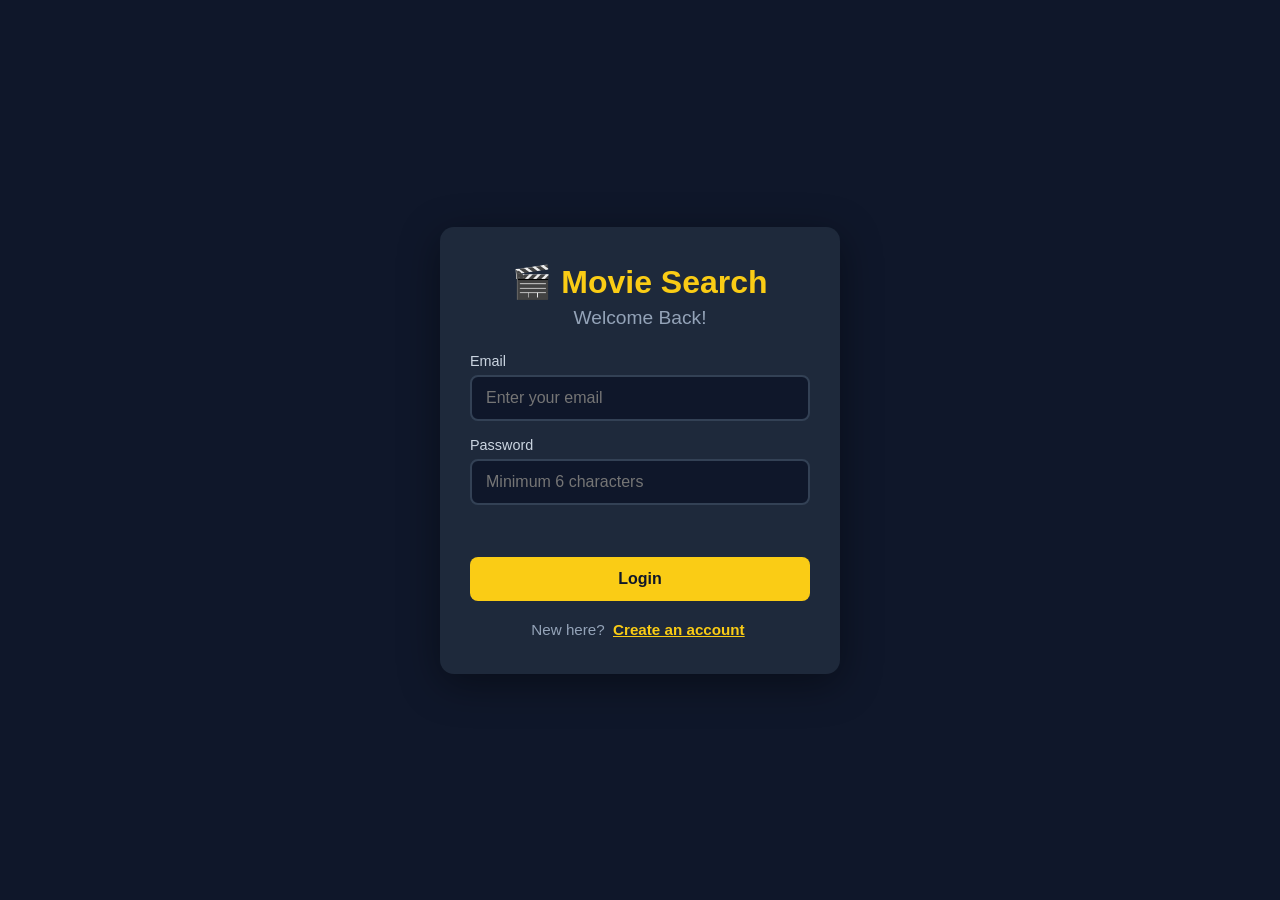
<file: index.html>
<!DOCTYPE html>
<html lang="en">
<head>
  <meta charset="UTF-8" />
  <meta name="viewport" content="width=device-width, initial-scale=1.0" />
  <title>Movie Search App</title>
  <link rel="stylesheet" href="style.css" />
</head>
<body>

  <div class="user-bar">
    <a href="index.html" class="home-link">🏠 Home</a>
    <div class="user-actions">
      <span id="user-name"></span>
      <button id="logout-btn">Logout</button>
    </div>
  </div>

  <header>
    <h1>🎬 Movie Search</h1>
    <p>Search any movie from around the world</p>
  </header>

  <main>
    <!-- Search bar -->
    <form id="search-form">
      <input
        type="text"
        id="search-input"
        placeholder="Search for a movie, e.g. Inception"
        required
      />
      <button type="submit">Search</button>
    </form>

    <!-- Message area (loading, errors, no results) -->
    <p id="message"></p>

    <!-- Search results -->
    <section>
      <h2>Results</h2>
      <div id="results" class="movie-grid"></div>
    </section>

    <!-- Favorites -->
    <section>
      <h2>❤️ My Favorites</h2>
      <div id="favorites" class="movie-grid"></div>
    </section>
  </main>

  <!-- Movie details popup -->
  <div id="modal" class="modal hidden">
    <div class="modal-content">
      <button id="modal-close" class="modal-close">&times;</button>
      <div id="modal-body"></div>
    </div>
  </div>

  <footer>
    <p>Movie data from <a href="https://www.omdbapi.com/" target="_blank">OMDb API</a></p>
  </footer>

  <script src="script.js"></script>
</body>
</html>
</file>
<file: style.css>
* {
  box-sizing: border-box;
  margin: 0;
  padding: 0;
}

body {
  font-family: "Segoe UI", Arial, sans-serif;
  background: #0f172a;
  color: #e2e8f0;
  min-height: 100vh;
}

.hidden {
  display: none !important;
}

/* ===== Login page ===== */
.auth-page {
  display: flex;
  align-items: center;
  justify-content: center;
  padding: 20px;
}

.auth-box {
  width: 100%;
  max-width: 400px;
  background: #1e293b;
  border-radius: 14px;
  padding: 36px 30px;
  text-align: center;
  box-shadow: 0 10px 40px rgba(0, 0, 0, 0.4);
}

.auth-box h1 {
  font-size: 2rem;
  color: #facc15;
  margin-bottom: 6px;
}

.auth-box h2 {
  font-size: 1.2rem;
  font-weight: 500;
  color: #94a3b8;
  margin-bottom: 24px;
}

#auth-form {
  display: flex;
  flex-direction: column;
  gap: 16px;
  text-align: left;
}

.form-group label {
  display: block;
  font-size: 0.9rem;
  color: #cbd5e1;
  margin-bottom: 6px;
}

.form-group input {
  width: 100%;
  padding: 12px 14px;
  font-size: 1rem;
  border: 2px solid #334155;
  border-radius: 8px;
  background: #0f172a;
  color: #e2e8f0;
  outline: none;
}

.form-group input:focus {
  border-color: #facc15;
}

.auth-error {
  color: #f87171;
  font-size: 0.9rem;
  min-height: 20px;
  text-align: center;
}

#auth-submit {
  width: 100%;
  padding: 13px;
  background: #facc15;
  color: #0f172a;
  font-weight: bold;
}

#auth-submit:hover {
  background: #fde047;
}

.auth-switch {
  margin-top: 20px;
  color: #94a3b8;
  font-size: 0.95rem;
}

#auth-toggle {
  background: none;
  color: #facc15;
  font-weight: bold;
  text-decoration: underline;
  padding: 0 4px;
  font-size: 0.95rem;
}

.auth-note {
  margin-top: 22px;
  font-size: 0.78rem;
  color: #64748b;
}

/* ===== User bar (top of main app) ===== */
.user-bar {
  display: flex;
  justify-content: flex-end;
  align-items: center;
  gap: 12px;
  padding: 14px 24px;
  color: #cbd5e1;
}

#logout-btn {
  padding: 8px 16px;
  background: #334155;
  color: #e2e8f0;
}

#logout-btn:hover {
  background: #475569;
}

/* ===== Main app ===== */
header {
  text-align: center;
  padding: 20px 20px 20px;
}

header h1 {
  font-size: 2.5rem;
  color: #facc15;
}

header p {
  color: #94a3b8;
  margin-top: 8px;
}

main {
  max-width: 1100px;
  margin: 0 auto;
  padding: 20px;
}

section {
  margin-top: 40px;
}

section h2 {
  margin-bottom: 16px;
  border-bottom: 2px solid #1e293b;
  padding-bottom: 8px;
}

/* Search form */
#search-form {
  display: flex;
  gap: 10px;
  max-width: 600px;
  margin: 0 auto;
}

#search-input {
  flex: 1;
  padding: 14px 16px;
  font-size: 1rem;
  border: 2px solid #334155;
  border-radius: 8px;
  background: #1e293b;
  color: #e2e8f0;
  outline: none;
}

#search-input:focus {
  border-color: #facc15;
}

button {
  cursor: pointer;
  font-size: 1rem;
  border: none;
  border-radius: 8px;
}

#search-form button {
  padding: 14px 24px;
  background: #facc15;
  color: #0f172a;
  font-weight: bold;
}

#search-form button:hover {
  background: #fde047;
}

/* Message line */
#message {
  text-align: center;
  margin-top: 20px;
  color: #94a3b8;
  min-height: 24px;
}

/* Movie grid and cards */
.movie-grid {
  display: grid;
  grid-template-columns: repeat(auto-fill, minmax(180px, 1fr));
  gap: 20px;
}

.movie-card {
  background: #1e293b;
  border-radius: 10px;
  overflow: hidden;
  transition: transform 0.2s;
}

.movie-card:hover {
  transform: translateY(-5px);
}

.movie-card img {
  width: 100%;
  height: 270px;
  object-fit: cover;
  cursor: pointer;
  display: block;
}

.movie-info {
  padding: 12px;
}

.movie-info h3 {
  font-size: 1rem;
  margin-bottom: 4px;
}

.movie-info p {
  color: #94a3b8;
  font-size: 0.85rem;
}

.fav-btn {
  margin-top: 10px;
  width: 100%;
  padding: 8px;
  background: #334155;
  color: #e2e8f0;
}

.fav-btn:hover {
  background: #475569;
}

.empty-note {
  color: #64748b;
}

/* Details popup */
.modal {
  position: fixed;
  inset: 0;
  background: rgba(0, 0, 0, 0.75);
  display: flex;
  align-items: center;
  justify-content: center;
  padding: 20px;
  z-index: 10;
}

.modal-content {
  background: #1e293b;
  border-radius: 12px;
  max-width: 750px;
  width: 100%;
  max-height: 90vh;
  overflow-y: auto;
  padding: 24px;
  position: relative;
}

.modal-close {
  position: absolute;
  top: 10px;
  right: 14px;
  background: none;
  color: #e2e8f0;
  font-size: 2rem;
}

.modal-details {
  display: flex;
  gap: 24px;
  flex-wrap: wrap;
}

.modal-details img {
  width: 220px;
  border-radius: 8px;
  align-self: flex-start;
}

.modal-text {
  flex: 1;
  min-width: 240px;
}

.modal-text h2 {
  color: #facc15;
  border: none;
  margin-bottom: 8px;
}

.modal-text p {
  margin-bottom: 8px;
  line-height: 1.5;
}

/* Trailer button */
.trailer-link {
  display: inline-block;
  margin-top: 8px;
  padding: 10px 18px;
  background: #ef4444;
  color: white;
  text-decoration: none;
  border-radius: 8px;
  font-weight: bold;
}

.trailer-link:hover {
  background: #dc2626;
}

footer {
  text-align: center;
  padding: 40px 20px;
  color: #64748b;
}

footer a {
  color: #facc15;
}
/* Home link + user bar layout */
.user-bar {
  justify-content: space-between;
}

.user-actions {
  display: flex;
  align-items: center;
  gap: 12px;
}

.home-link {
  color: #facc15;
  text-decoration: none;
  font-weight: bold;
}

.home-link:hover {
  text-decoration: underline;
}
</file>
